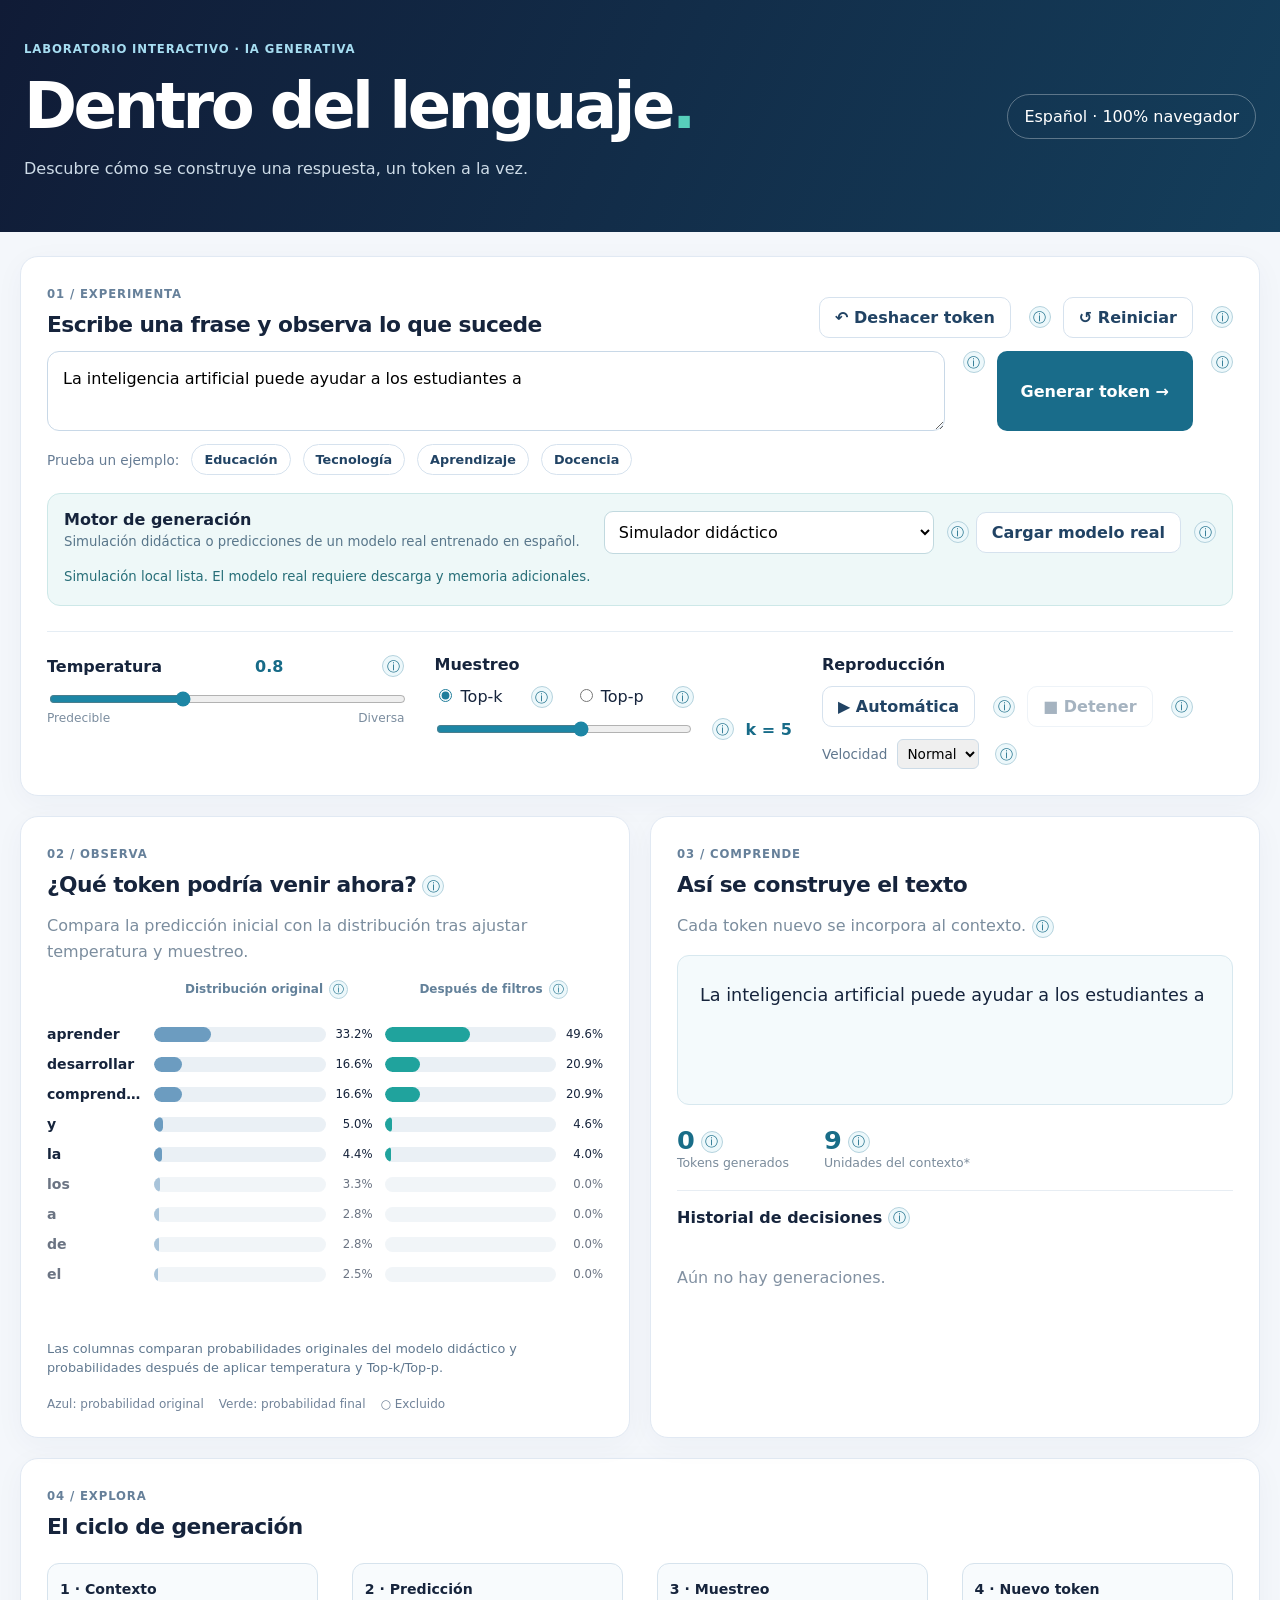
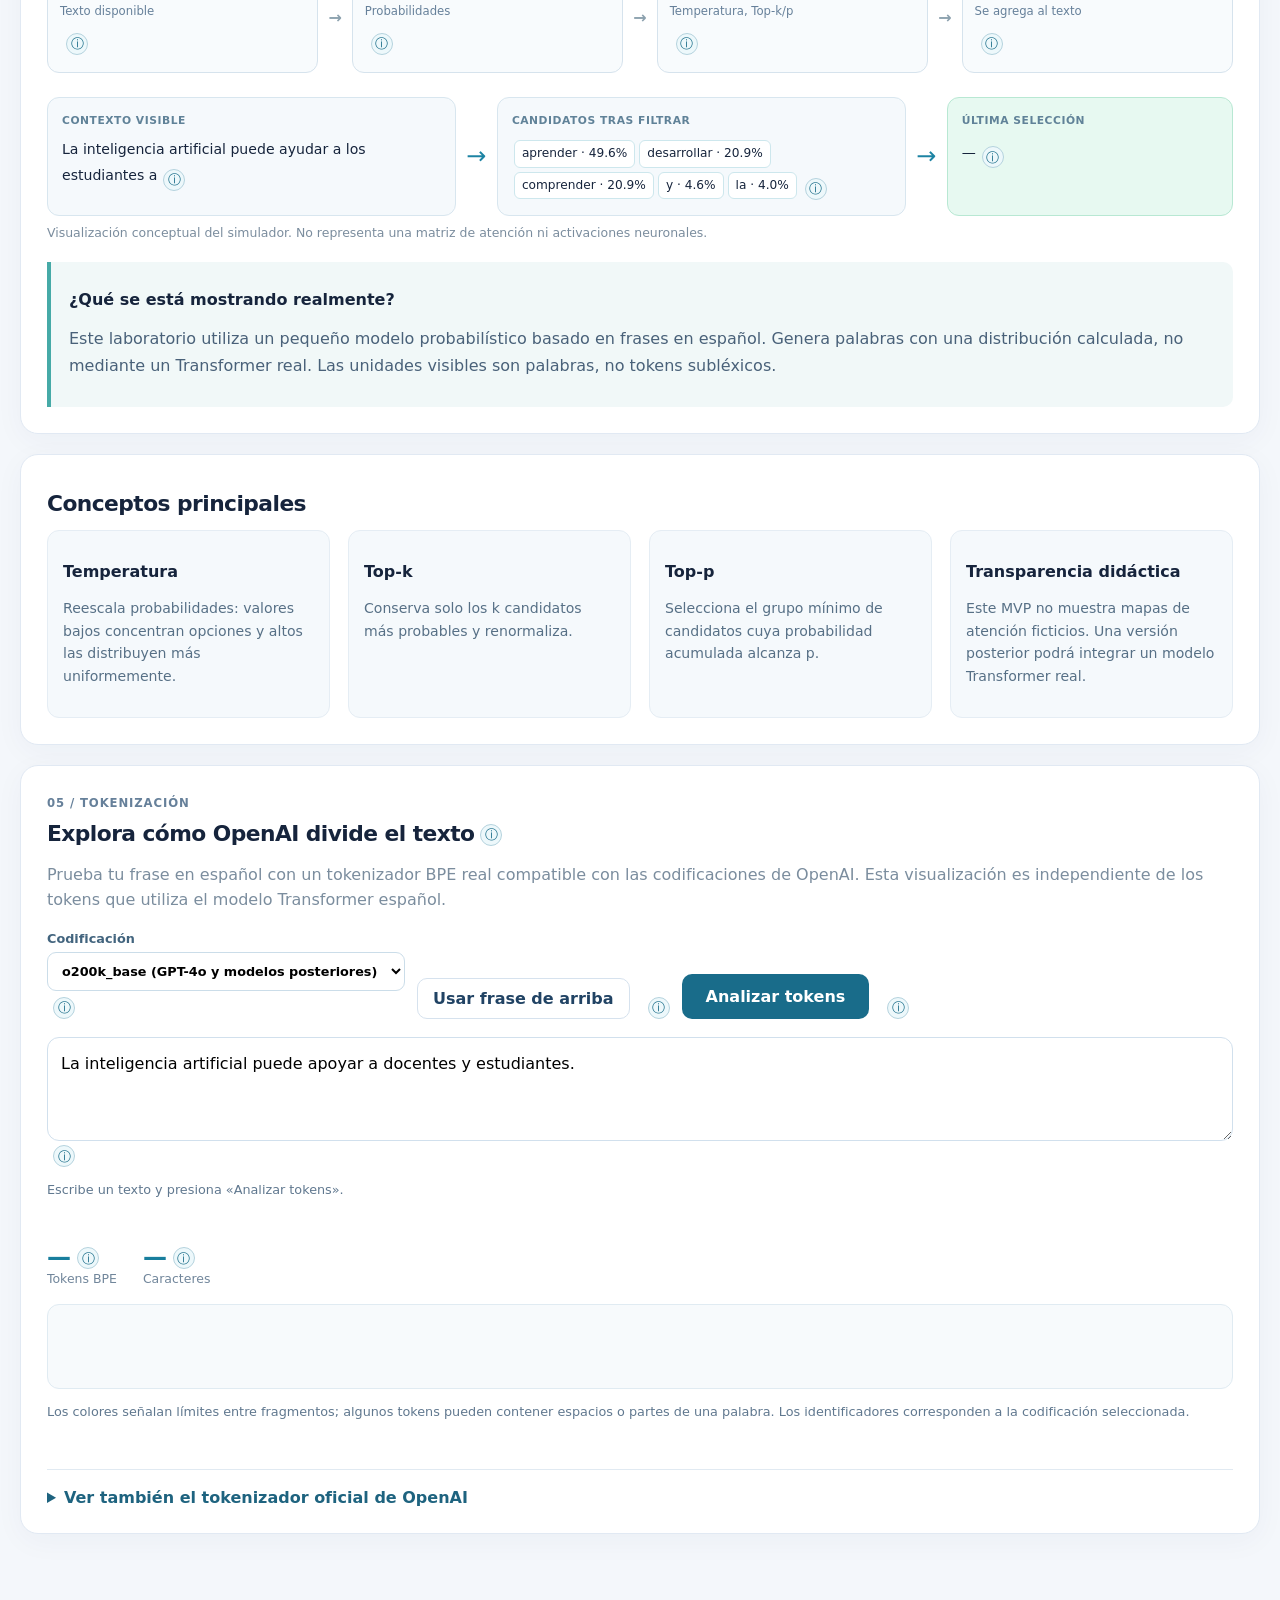
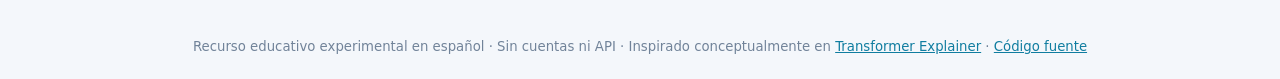
<file: index.html>
<!doctype html>
<html lang="es"><head><meta charset="utf-8"><meta name="viewport" content="width=device-width,initial-scale=1"><meta name="theme-color" content="#101e38"><title>Dentro del lenguaje · Laboratorio de generación</title><link rel="stylesheet" href="styles.css"></head>
<body><header><div><small>LABORATORIO INTERACTIVO · IA GENERATIVA</small><h1>Dentro del lenguaje<span>.</span></h1><p>Descubre cómo se construye una respuesta, un token a la vez.</p></div><aside>Español · 100% navegador</aside></header>
<main><section><div class="heading"><div><small>01 / EXPERIMENTA</small><h2>Escribe una frase y observa lo que sucede</h2></div><div class="actionrow"><button id="undo">↶ Deshacer token</button><button id="reset">↺ Reiniciar</button></div></div><div class="inputrow"><textarea id="prompt" rows="2" maxlength="230" aria-label="Texto de inicio">La inteligencia artificial puede ayudar a los estudiantes a</textarea><button id="next" class="primary">Generar token →</button></div><div class="samples"><span>Prueba un ejemplo:</span><button data-example="La inteligencia artificial puede ayudar a los estudiantes a">Educación</button><button data-example="En el futuro la tecnología permitirá">Tecnología</button><button data-example="Para aprender de manera efectiva es importante">Aprendizaje</button><button data-example="Los docentes pueden utilizar herramientas digitales para">Docencia</button></div>
<div class="realmode"><div><strong>Motor de generación</strong><p>Simulación didáctica o predicciones de un modelo real entrenado en español.</p></div><div class="realactions"><select id="engine" aria-label="Seleccionar motor"><option value="demo">Simulador didáctico</option><option value="real">Transformer español (experimental)</option></select><button id="loadReal" type="button">Cargar modelo real</button></div><p id="modelStatus" aria-live="polite">Simulación local lista. El modelo real requiere descarga y memoria adicionales.</p></div><div class="controls"><div class="control"><label for="temperature">Temperatura <output id="tempOut">0.8</output></label><input id="temperature" type="range" min="0.1" max="2" step="0.1" value="0.8"><div class="rangelegend"><span>Predecible</span><span>Diversa</span></div></div><div class="control"><div class="label">Muestreo</div><div class="segmented"><label><input type="radio" name="sampling" value="topk" checked> Top-k</label><label><input type="radio" name="sampling" value="topp"> Top-p</label></div><div class="subslider"><input id="sampleValue" type="range" min="1" max="8" step="1" value="5"><output id="sampleOut">k = 5</output></div></div><div class="control"><div class="label">Reproducción</div><div class="actionrow"><button id="auto">▶ Automática</button><button id="stop" disabled>■ Detener</button></div><label class="speed">Velocidad <select id="speed"><option value="1400">Lenta</option><option selected value="850">Normal</option><option value="350">Rápida</option></select></label></div></div></section>
<div class="analysis"><section><small>02 / OBSERVA</small><h2>¿Qué token podría venir ahora?</h2><p class="muted">Compara la predicción inicial con la distribución tras ajustar temperatura y muestreo.</p><div class="compareheader"><span>Distribución original</span><span>Después de filtros</span></div><div id="bars" class="bars" aria-live="polite"></div><p id="selectionInfo" class="micro">Presiona «Generar token» para iniciar.</p><div class="legend"><span>Azul: probabilidad original</span><span>Verde: probabilidad final</span><span>○ Excluido</span></div></section><section><small>03 / COMPRENDE</small><h2>Así se construye el texto</h2><p class="muted">Cada token nuevo se incorpora al contexto.</p><div id="output" class="generated" aria-live="polite"></div><div class="metricrow"><div><strong id="tokenCount">0</strong><span>Tokens generados</span></div><div><strong id="contextCount">0</strong><span>Unidades del contexto*</span></div></div><h3>Historial de decisiones</h3><div id="history" class="history">Aún no hay generaciones.</div></section></div>
<section><small>04 / EXPLORA</small><h2>El ciclo de generación</h2><div class="pipeline" aria-label="Etapas de la generación"><div class="stage" id="stage0"><strong>1 · Contexto</strong><small>Texto disponible</small></div><b>→</b><div class="stage" id="stage1"><strong>2 · Predicción</strong><small>Probabilidades</small></div><b>→</b><div class="stage" id="stage2"><strong>3 · Muestreo</strong><small>Temperatura, Top-k/p</small></div><b>→</b><div class="stage" id="stage3"><strong>4 · Nuevo token</strong><small>Se agrega al texto</small></div></div><div class="flowboard"><div class="flowbox"><span>CONTEXTO VISIBLE</span><div id="flowContext">Escribe una frase para comenzar.</div></div><div class="flowarrow">→</div><div class="flowbox"><span>CANDIDATOS TRAS FILTRAR</span><div id="flowCandidates">Sin datos</div></div><div class="flowarrow">→</div><div class="flowbox selectedflow"><span>ÚLTIMA SELECCIÓN</span><div id="flowChosen">—</div></div></div><p class="flowwarning">Visualización conceptual del simulador. No representa una matriz de atención ni activaciones neuronales.</p><div class="explain"><h3 id="explainTitle">¿Qué se está mostrando realmente?</h3><p id="explainBody">Este laboratorio usa un modelo probabilístico didáctico con frases en español. Las probabilidades son calculadas, pero no proceden de un Transformer real. Se emplean palabras como unidades didácticas, no tokens subléxicos.</p></div></section>
<section><h2>Conceptos principales</h2><div class="notegrid"><article><h3>Temperatura</h3><p>Reescala probabilidades: valores bajos concentran opciones y altos las distribuyen más uniformemente.</p></article><article><h3>Top-k</h3><p>Conserva solo los k candidatos más probables y renormaliza.</p></article><article><h3>Top-p</h3><p>Selecciona el grupo mínimo de candidatos cuya probabilidad acumulada alcanza p.</p></article><article><h3>Transparencia didáctica</h3><p>Este MVP no muestra mapas de atención ficticios. Una versión posterior podrá integrar un modelo Transformer real.</p></article></div></section><section id="tokenizerSection" class="tokenizersection"><small>05 / TOKENIZACIÓN</small><h2>Explora cómo OpenAI divide el texto</h2><p class="muted">Prueba tu frase en español con un tokenizador BPE real compatible con las codificaciones de OpenAI. Esta visualización es independiente de los tokens que utiliza el modelo Transformer español.</p><div class="tokencontrols"><label>Codificación <select id="openaiEncoding"><option value="o200k_base">o200k_base (GPT-4o y modelos posteriores)</option><option value="cl100k_base">cl100k_base (GPT-4 / GPT-3.5)</option></select></label><button id="copyToTokenizer">Usar frase de arriba</button><button id="analyzeTokens" class="primary" type="button">Analizar tokens</button></div><textarea id="tokenizerText" aria-label="Texto para analizar tokens" rows="3">La inteligencia artificial puede apoyar a docentes y estudiantes.</textarea><p id="tokenizerStatus" class="micro" aria-live="polite">Escribe un texto y presiona «Analizar tokens».</p><div class="tokenStats"><div><strong id="openaiTokenCount">—</strong><span>Tokens BPE</span></div><div><strong id="openaiCharCount">—</strong><span>Caracteres</span></div></div><div id="openaiTokenSegments" class="tokensegments" aria-live="polite"></div><p class="micro">Los colores señalan límites entre fragmentos; algunos tokens pueden contener espacios o partes de una palabra. Los identificadores corresponden a la codificación seleccionada.</p><details class="iframeDetails"><summary>Ver también el tokenizador oficial de OpenAI</summary><p>La página externa puede impedir su visualización dentro de un iframe por motivos de seguridad. Si no carga, utiliza el enlace oficial; el analizador integrado funciona de manera independiente.</p><div class="frameactions"><button id="loadIframe" type="button">Intentar cargar sitio oficial</button><a href="https://platform.openai.com/tokenizer" target="_blank" rel="noopener noreferrer">Abrir tokenizador oficial ↗</a></div><div id="officialFrameMount" class="frameMount"></div></details></section></main><footer>Recurso educativo experimental en español · Sin cuentas ni API · Inspirado conceptualmente en <a href="https://poloclub.github.io/transformer-explainer/" target="_blank" rel="noreferrer">Transformer Explainer</a> · <a href="https://github.com/juliopez/generacion-texto-ia-es">Código fuente</a></footer><script type="module" src="app.js"></script><script defer src="tooltips.js"></script></body></html>
</file>
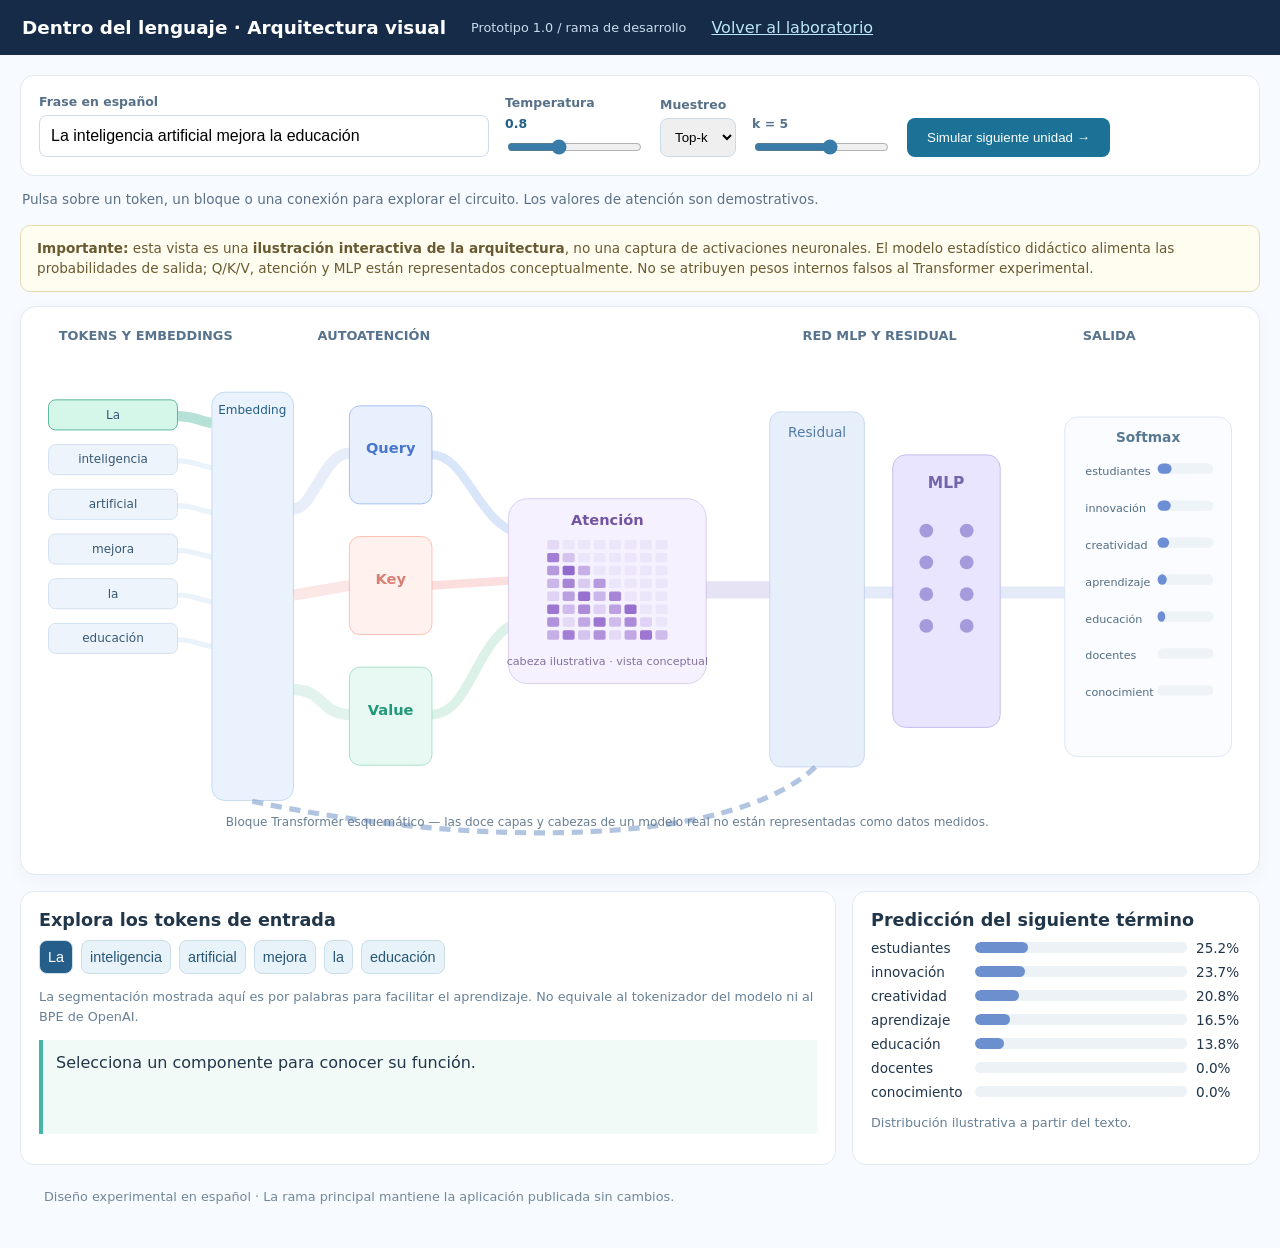
<file: preview/index.html>
<!doctype html>
<html lang="es"><head><meta charset="utf-8"><meta name="viewport" content="width=device-width,initial-scale=1"><title>Dentro del lenguaje · Arquitectura visual</title>
<style>
:root{font-family:Inter,system-ui,sans-serif;color:#22364a;background:#f7faff}*{box-sizing:border-box}body{margin:0}header{background:#152b47;color:white;padding:17px max(22px,calc((100vw - 1450px)/2));display:flex;align-items:center;gap:25px;flex-wrap:wrap}header strong{font-size:1.15rem}header a{color:#b9e5f6}header span{font-size:.8rem;color:#c9dbec}.wrap{max-width:1490px;margin:auto;padding:20px}.bar{background:white;border:1px solid #e1e8f2;border-radius:14px;display:flex;align-items:end;gap:16px;padding:18px;flex-wrap:wrap}.bar label{display:flex;flex-direction:column;gap:6px;color:#567189;font-size:.78rem;font-weight:700}.bar input[type=text]{padding:11px;border:1px solid #ccdceb;border-radius:8px;width:min(450px,80vw);font-size:1rem}.bar input[type=range]{accent-color:#397caa;width:135px}.bar output{color:#215f87;font-weight:700}.bar button{background:#1c7296;color:white;border:0;border-radius:8px;padding:12px 20px;cursor:pointer}.bar select{padding:10px;border:1px solid #cadbeb;border-radius:8px}.status{margin:13px 2px;color:#5c7187;font-size:.85rem}.canvas{background:white;border:1px solid #e0eaf4;border-radius:16px;overflow:auto;box-shadow:0 5px 20px #142b4509}.canvas svg{width:100%;min-width:1080px;height:auto;display:block}.side{display:grid;grid-template-columns:minmax(0,2fr) minmax(300px,1fr);gap:16px;margin-top:16px}.panel{background:white;border:1px solid #e0eaf4;border-radius:14px;padding:18px}h2{font-size:1.1rem;margin:0 0 10px}p{line-height:1.6;color:#58718a}.chips{display:flex;flex-wrap:wrap;gap:8px}.chip{background:#e7f2f9;border:1px solid #cbdfe9;color:#285776;border-radius:8px;padding:8px;cursor:pointer;font-size:.9rem}.chip.selected{background:#255f89;color:white}.panel .detail{min-height:94px;padding:13px;border-left:4px solid #45b6a5;background:#f2faf8;margin-top:12px}.probs{display:grid;gap:8px}.prow{display:grid;grid-template-columns:95px 1fr 45px;gap:9px;align-items:center;font-size:.85rem}.track{height:11px;background:#edf2f7;border-radius:100px;overflow:hidden}.fill{height:100%;background:#6c8fce;border-radius:100px}.disclaimer{padding:12px 16px;border:1px solid #e5dcb4;background:#fffcf0;color:#695a31;border-radius:10px;margin:14px 0;font-size:.85rem;line-height:1.5}footer{padding:24px;color:#72879a;font-size:.8rem}svg text{font-family:inherit}svg .selectable{cursor:pointer}svg .selectable:focus{outline:none;stroke:#dd9a24;stroke-width:3}.hint{font-size:.8rem;color:#688095}@media(max-width:900px){.side{grid-template-columns:1fr}.wrap{padding:12px}}</style></head>
<body><header><strong>Dentro del lenguaje · Arquitectura visual</strong><span>Prototipo 1.0 / rama de desarrollo</span><a href="../">Volver al laboratorio</a></header>
<div class="wrap"><div class="bar"><label>Frase en español<input id="prompt" type="text" value="La inteligencia artificial mejora la educación"></label><label>Temperatura <output id="tv">0.8</output><input id="temp" type="range" min=".1" max="2" step=".1" value=".8"></label><label>Muestreo<select id="mode"><option value="topk">Top-k</option><option value="topp">Top-p</option></select></label><label id="filterLabel">k = 5<input id="filter" type="range" min="1" max="8" step="1" value="5"></label><button id="generate">Simular siguiente unidad →</button></div>
<p class="status" id="status">Pulsa sobre un token, un bloque o una conexión para explorar el circuito. Los valores de atención son demostrativos.</p>
<div class="disclaimer"><strong>Importante:</strong> esta vista es una <strong>ilustración interactiva de la arquitectura</strong>, no una captura de activaciones neuronales. El modelo estadístico didáctico alimenta las probabilidades de salida; Q/K/V, atención y MLP están representados conceptualmente. No se atribuyen pesos internos falsos al Transformer experimental.</div>
<div class="canvas"><svg id="diagram" role="img" aria-label="Diagrama interactivo de tokens, embeddings, Q K V, atención, residuales, MLP y probabilidades" viewBox="0 0 1440 660"><defs><linearGradient id="flowg"><stop stop-color="#7baadb" stop-opacity=".5"/><stop offset="1" stop-color="#9bc7ee" stop-opacity=".2"/></linearGradient><marker id="arrow" orient="auto" markerWidth="7" markerHeight="7" refX="5" refY="3.5"><path d="M0 0 L7 3.5 L0 7" fill="#8bb3d5"/></marker></defs>
<text x="44" y="38" fill="#57738e" font-size="15" font-weight="700">TOKENS Y EMBEDDINGS</text><text x="345" y="38" fill="#57738e" font-size="15" font-weight="700">AUTOATENCIÓN</text><text x="909" y="38" fill="#57738e" font-size="15" font-weight="700">RED MLP Y RESIDUAL</text><text x="1235" y="38" fill="#57738e" font-size="15" font-weight="700">SALIDA</text>
<g id="tokenNodes"></g><g id="connections"></g>
<rect class="selectable" role="button" tabindex="0" data-node="embedding" x="222" y="99" width="95" height="475" rx="15" fill="#e9f2fd" stroke="#bfd5ee"/><text x="269" y="125" text-anchor="middle" fill="#245d86" font-size="14">Embedding</text>
<g id="qkv">
<rect class="selectable" role="button" tabindex="0" data-node="query" x="382" y="115" width="96" height="114" rx="12" fill="#e8effd" stroke="#9ab9f3"/><text x="430" y="170" text-anchor="middle" fill="#4776cc" font-size="17" font-weight="700">Query</text>
<rect class="selectable" role="button" tabindex="0" data-node="key" x="382" y="267" width="96" height="114" rx="12" fill="#fff1ed" stroke="#ffb8ab"/><text x="430" y="322" text-anchor="middle" fill="#d77f73" font-size="17" font-weight="700">Key</text>
<rect class="selectable" role="button" tabindex="0" data-node="value" x="382" y="419" width="96" height="114" rx="12" fill="#e8f8f2" stroke="#9fdec3"/><text x="430" y="474" text-anchor="middle" fill="#209879" font-size="17" font-weight="700">Value</text></g>
<g id="qkvLines"><path d="M317 235 C340 235 352 170 382 170" stroke="#91b3e9" fill="none" stroke-width="13" stroke-opacity=".22"/><path d="M317 335 L382 324" stroke="#f1a6a0" fill="none" stroke-width="13" stroke-opacity=".27"/><path d="M317 445 C352 445 349 474 382 474" stroke="#91d2b7" fill="none" stroke-width="13" stroke-opacity=".27"/></g>
<path d="M478 172 C515 172 530 242 570 260" fill="none" stroke="#83a8e9" stroke-width="10" stroke-opacity=".3"/><path d="M478 324 L570 318" fill="none" stroke="#f3a2a0" stroke-width="10" stroke-opacity=".35"/><path d="M478 474 C520 474 528 395 570 370" fill="none" stroke="#8dd1b2" stroke-width="11" stroke-opacity=".3"/>
<rect class="selectable" role="button" tabindex="0" data-node="attention" x="567" y="223" width="230" height="215" rx="22" fill="#f5f1ff" stroke="#d4c9ef"/><text x="682" y="254" text-anchor="middle" fill="#7254a0" font-size="17" font-weight="700">Atención</text><g id="heatmap"></g><text x="682" y="417" text-anchor="middle" font-size="13" fill="#83719d">cabeza ilustrativa · vista conceptual</text>
<path d="M797 329 C837 329 840 329 878 329" stroke="#9c8ed4" stroke-width="20" stroke-opacity=".25" fill="none"/>
<rect class="selectable" role="button" tabindex="0" data-node="residual" x="871" y="122" width="110" height="413" rx="13" fill="#e7effb" stroke="#c4d6ee"/><text x="926" y="151" text-anchor="middle" fill="#557ba4">Residual</text><path d="M269 575 C530 630 825 628 924 535" fill="none" stroke="#90add4" stroke-width="6" stroke-dasharray="13 9" stroke-opacity=".7"/>
<rect class="selectable" role="button" tabindex="0" data-node="mlp" x="1014" y="172" width="125" height="317" rx="15" fill="#e9e5ff" stroke="#c2b5ed"/><text x="1076" y="210" text-anchor="middle" fill="#7566ab" font-size="18" font-weight="700">MLP</text><g fill="#a49adc"><circle cx="1053" cy="260" r="8"/><circle cx="1100" cy="260" r="8"/><circle cx="1053" cy="297" r="8"/><circle cx="1100" cy="297" r="8"/><circle cx="1053" cy="334" r="8"/><circle cx="1100" cy="334" r="8"/><circle cx="1053" cy="371" r="8"/><circle cx="1100" cy="371" r="8"/></g><path d="M981 332 L1014 332 M1139 332 L1221 332" stroke="#a8b9e9" stroke-width="14" stroke-opacity=".3"/>
<rect class="selectable" role="button" tabindex="0" data-node="softmax" x="1214" y="128" width="194" height="395" rx="15" fill="#fafcff" stroke="#d9e5f1"/><text x="1311" y="157" text-anchor="middle" font-size="16" fill="#597891" font-weight="700">Softmax</text><g id="svgProb"></g>
<text x="682" y="604" text-anchor="middle" fill="#687e92" font-size="14">Bloque Transformer esquemático — las doce capas y cabezas de un modelo real no están representadas como datos medidos.</text>
</svg></div>
<div class="side"><section class="panel"><h2>Explora los tokens de entrada</h2><div id="chips" class="chips"></div><p class="hint">La segmentación mostrada aquí es por palabras para facilitar el aprendizaje. No equivale al tokenizador del modelo ni al BPE de OpenAI.</p><div id="detail" class="detail" aria-live="polite">Selecciona un componente para conocer su función.</div></section>
<section class="panel"><h2>Predicción del siguiente término</h2><div class="probs" id="probs"></div><p class="hint" id="selection">Distribución ilustrativa a partir del texto.</p></section></div>
<footer>Diseño experimental en español · La rama principal mantiene la aplicación publicada sin cambios.</footer></div><script type="module" src="visual.js"></script></body></html>
</file>
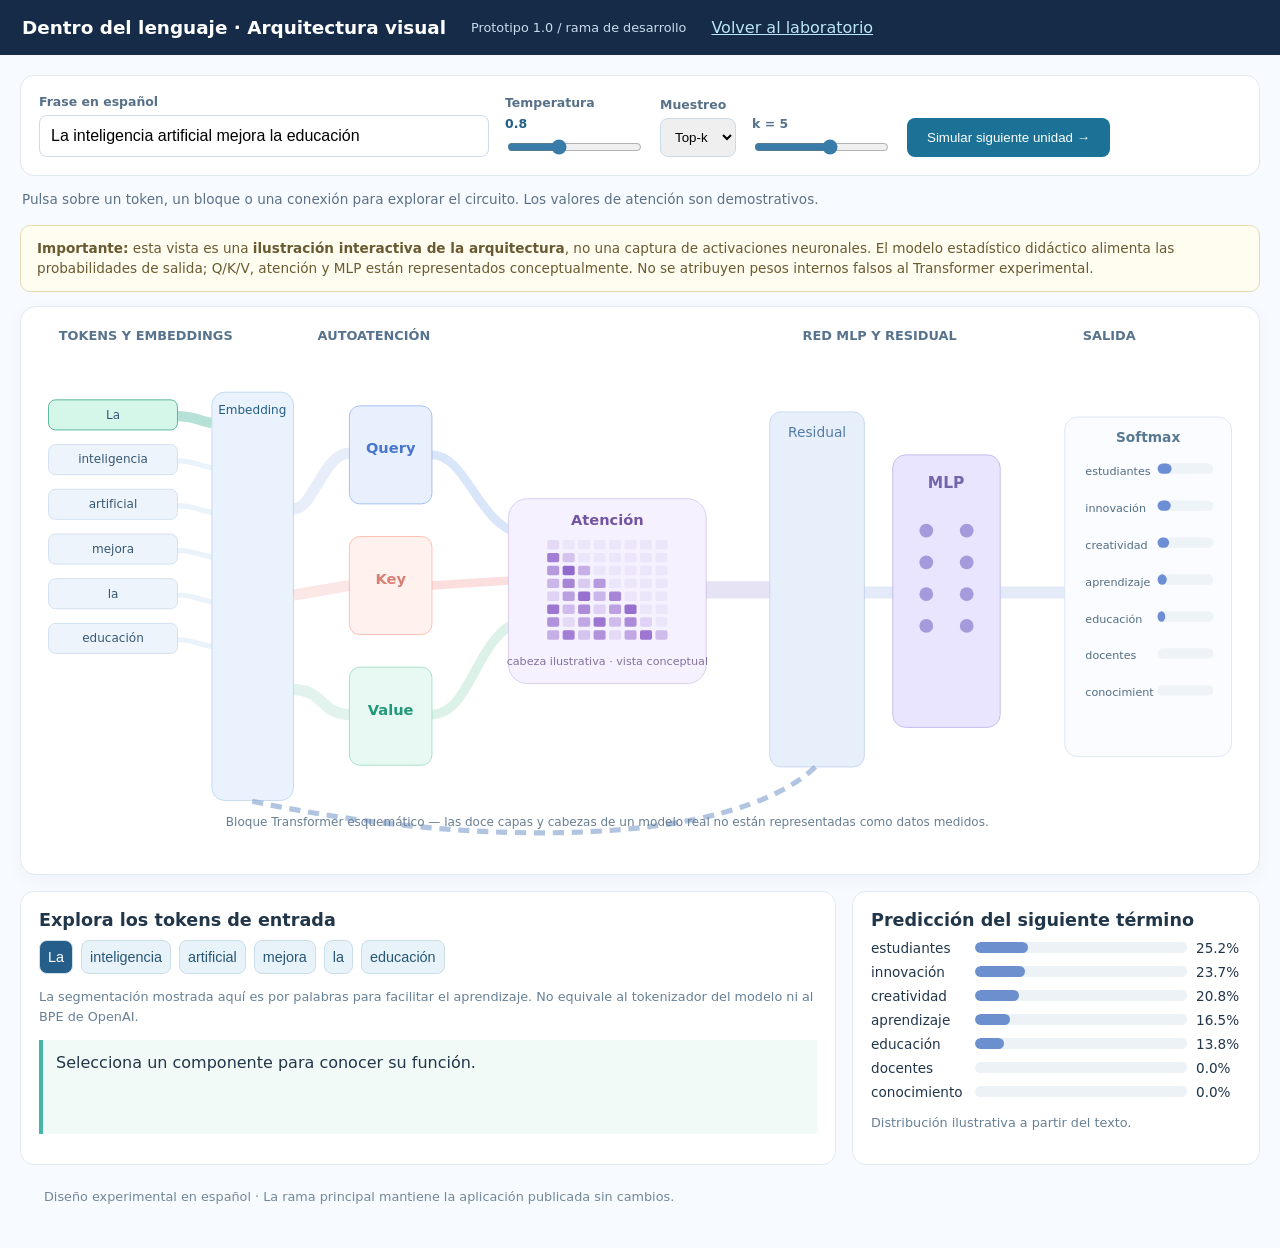
<file: visual.html>
<!doctype html>
<html lang="es"><head><meta charset="utf-8"><meta name="viewport" content="width=device-width,initial-scale=1"><title>Dentro del lenguaje · Arquitectura visual</title>
<style>
:root{font-family:Inter,system-ui,sans-serif;color:#22364a;background:#f7faff}*{box-sizing:border-box}body{margin:0}header{background:#152b47;color:white;padding:17px max(22px,calc((100vw - 1450px)/2));display:flex;align-items:center;gap:25px;flex-wrap:wrap}header strong{font-size:1.15rem}header a{color:#b9e5f6}header span{font-size:.8rem;color:#c9dbec}.wrap{max-width:1490px;margin:auto;padding:20px}.bar{background:white;border:1px solid #e1e8f2;border-radius:14px;display:flex;align-items:end;gap:16px;padding:18px;flex-wrap:wrap}.bar label{display:flex;flex-direction:column;gap:6px;color:#567189;font-size:.78rem;font-weight:700}.bar input[type=text]{padding:11px;border:1px solid #ccdceb;border-radius:8px;width:min(450px,80vw);font-size:1rem}.bar input[type=range]{accent-color:#397caa;width:135px}.bar output{color:#215f87;font-weight:700}.bar button{background:#1c7296;color:white;border:0;border-radius:8px;padding:12px 20px;cursor:pointer}.bar select{padding:10px;border:1px solid #cadbeb;border-radius:8px}.status{margin:13px 2px;color:#5c7187;font-size:.85rem}.canvas{background:white;border:1px solid #e0eaf4;border-radius:16px;overflow:auto;box-shadow:0 5px 20px #142b4509}.canvas svg{width:100%;min-width:1080px;height:auto;display:block}.side{display:grid;grid-template-columns:minmax(0,2fr) minmax(300px,1fr);gap:16px;margin-top:16px}.panel{background:white;border:1px solid #e0eaf4;border-radius:14px;padding:18px}h2{font-size:1.1rem;margin:0 0 10px}p{line-height:1.6;color:#58718a}.chips{display:flex;flex-wrap:wrap;gap:8px}.chip{background:#e7f2f9;border:1px solid #cbdfe9;color:#285776;border-radius:8px;padding:8px;cursor:pointer;font-size:.9rem}.chip.selected{background:#255f89;color:white}.panel .detail{min-height:94px;padding:13px;border-left:4px solid #45b6a5;background:#f2faf8;margin-top:12px}.probs{display:grid;gap:8px}.prow{display:grid;grid-template-columns:95px 1fr 45px;gap:9px;align-items:center;font-size:.85rem}.track{height:11px;background:#edf2f7;border-radius:100px;overflow:hidden}.fill{height:100%;background:#6c8fce;border-radius:100px}.disclaimer{padding:12px 16px;border:1px solid #e5dcb4;background:#fffcf0;color:#695a31;border-radius:10px;margin:14px 0;font-size:.85rem;line-height:1.5}footer{padding:24px;color:#72879a;font-size:.8rem}svg text{font-family:inherit}svg .selectable{cursor:pointer}svg .selectable:focus{outline:none;stroke:#dd9a24;stroke-width:3}.hint{font-size:.8rem;color:#688095}@media(max-width:900px){.side{grid-template-columns:1fr}.wrap{padding:12px}}</style></head>
<body><header><strong>Dentro del lenguaje · Arquitectura visual</strong><span>Prototipo 1.0 / rama de desarrollo</span><a href="index.html">Volver al laboratorio</a></header>
<div class="wrap"><div class="bar"><label>Frase en español<input id="prompt" type="text" value="La inteligencia artificial mejora la educación"></label><label>Temperatura <output id="tv">0.8</output><input id="temp" type="range" min=".1" max="2" step=".1" value=".8"></label><label>Muestreo<select id="mode"><option value="topk">Top-k</option><option value="topp">Top-p</option></select></label><label id="filterLabel">k = 5<input id="filter" type="range" min="1" max="8" step="1" value="5"></label><button id="generate">Simular siguiente unidad →</button></div>
<p class="status" id="status">Pulsa sobre un token, un bloque o una conexión para explorar el circuito. Los valores de atención son demostrativos.</p>
<div class="disclaimer"><strong>Importante:</strong> esta vista es una <strong>ilustración interactiva de la arquitectura</strong>, no una captura de activaciones neuronales. El modelo estadístico didáctico alimenta las probabilidades de salida; Q/K/V, atención y MLP están representados conceptualmente. No se atribuyen pesos internos falsos al Transformer experimental.</div>
<div class="canvas"><svg id="diagram" role="img" aria-label="Diagrama interactivo de tokens, embeddings, Q K V, atención, residuales, MLP y probabilidades" viewBox="0 0 1440 660"><defs><linearGradient id="flowg"><stop stop-color="#7baadb" stop-opacity=".5"/><stop offset="1" stop-color="#9bc7ee" stop-opacity=".2"/></linearGradient><marker id="arrow" orient="auto" markerWidth="7" markerHeight="7" refX="5" refY="3.5"><path d="M0 0 L7 3.5 L0 7" fill="#8bb3d5"/></marker></defs>
<text x="44" y="38" fill="#57738e" font-size="15" font-weight="700">TOKENS Y EMBEDDINGS</text><text x="345" y="38" fill="#57738e" font-size="15" font-weight="700">AUTOATENCIÓN</text><text x="909" y="38" fill="#57738e" font-size="15" font-weight="700">RED MLP Y RESIDUAL</text><text x="1235" y="38" fill="#57738e" font-size="15" font-weight="700">SALIDA</text>
<g id="tokenNodes"></g><g id="connections"></g>
<rect class="selectable" role="button" tabindex="0" data-node="embedding" x="222" y="99" width="95" height="475" rx="15" fill="#e9f2fd" stroke="#bfd5ee"/><text x="269" y="125" text-anchor="middle" fill="#245d86" font-size="14">Embedding</text>
<g id="qkv">
<rect class="selectable" role="button" tabindex="0" data-node="query" x="382" y="115" width="96" height="114" rx="12" fill="#e8effd" stroke="#9ab9f3"/><text x="430" y="170" text-anchor="middle" fill="#4776cc" font-size="17" font-weight="700">Query</text>
<rect class="selectable" role="button" tabindex="0" data-node="key" x="382" y="267" width="96" height="114" rx="12" fill="#fff1ed" stroke="#ffb8ab"/><text x="430" y="322" text-anchor="middle" fill="#d77f73" font-size="17" font-weight="700">Key</text>
<rect class="selectable" role="button" tabindex="0" data-node="value" x="382" y="419" width="96" height="114" rx="12" fill="#e8f8f2" stroke="#9fdec3"/><text x="430" y="474" text-anchor="middle" fill="#209879" font-size="17" font-weight="700">Value</text></g>
<g id="qkvLines"><path d="M317 235 C340 235 352 170 382 170" stroke="#91b3e9" fill="none" stroke-width="13" stroke-opacity=".22"/><path d="M317 335 L382 324" stroke="#f1a6a0" fill="none" stroke-width="13" stroke-opacity=".27"/><path d="M317 445 C352 445 349 474 382 474" stroke="#91d2b7" fill="none" stroke-width="13" stroke-opacity=".27"/></g>
<path d="M478 172 C515 172 530 242 570 260" fill="none" stroke="#83a8e9" stroke-width="10" stroke-opacity=".3"/><path d="M478 324 L570 318" fill="none" stroke="#f3a2a0" stroke-width="10" stroke-opacity=".35"/><path d="M478 474 C520 474 528 395 570 370" fill="none" stroke="#8dd1b2" stroke-width="11" stroke-opacity=".3"/>
<rect class="selectable" role="button" tabindex="0" data-node="attention" x="567" y="223" width="230" height="215" rx="22" fill="#f5f1ff" stroke="#d4c9ef"/><text x="682" y="254" text-anchor="middle" fill="#7254a0" font-size="17" font-weight="700">Atención</text><g id="heatmap"></g><text x="682" y="417" text-anchor="middle" font-size="13" fill="#83719d">cabeza ilustrativa · vista conceptual</text>
<path d="M797 329 C837 329 840 329 878 329" stroke="#9c8ed4" stroke-width="20" stroke-opacity=".25" fill="none"/>
<rect class="selectable" role="button" tabindex="0" data-node="residual" x="871" y="122" width="110" height="413" rx="13" fill="#e7effb" stroke="#c4d6ee"/><text x="926" y="151" text-anchor="middle" fill="#557ba4">Residual</text><path d="M269 575 C530 630 825 628 924 535" fill="none" stroke="#90add4" stroke-width="6" stroke-dasharray="13 9" stroke-opacity=".7"/>
<rect class="selectable" role="button" tabindex="0" data-node="mlp" x="1014" y="172" width="125" height="317" rx="15" fill="#e9e5ff" stroke="#c2b5ed"/><text x="1076" y="210" text-anchor="middle" fill="#7566ab" font-size="18" font-weight="700">MLP</text><g fill="#a49adc"><circle cx="1053" cy="260" r="8"/><circle cx="1100" cy="260" r="8"/><circle cx="1053" cy="297" r="8"/><circle cx="1100" cy="297" r="8"/><circle cx="1053" cy="334" r="8"/><circle cx="1100" cy="334" r="8"/><circle cx="1053" cy="371" r="8"/><circle cx="1100" cy="371" r="8"/></g><path d="M981 332 L1014 332 M1139 332 L1221 332" stroke="#a8b9e9" stroke-width="14" stroke-opacity=".3"/>
<rect class="selectable" role="button" tabindex="0" data-node="softmax" x="1214" y="128" width="194" height="395" rx="15" fill="#fafcff" stroke="#d9e5f1"/><text x="1311" y="157" text-anchor="middle" font-size="16" fill="#597891" font-weight="700">Softmax</text><g id="svgProb"></g>
<text x="682" y="604" text-anchor="middle" fill="#687e92" font-size="14">Bloque Transformer esquemático — las doce capas y cabezas de un modelo real no están representadas como datos medidos.</text>
</svg></div>
<div class="side"><section class="panel"><h2>Explora los tokens de entrada</h2><div id="chips" class="chips"></div><p class="hint">La segmentación mostrada aquí es por palabras para facilitar el aprendizaje. No equivale al tokenizador del modelo ni al BPE de OpenAI.</p><div id="detail" class="detail" aria-live="polite">Selecciona un componente para conocer su función.</div></section>
<section class="panel"><h2>Predicción del siguiente término</h2><div class="probs" id="probs"></div><p class="hint" id="selection">Distribución ilustrativa a partir del texto.</p></section></div>
<footer>Diseño experimental en español · La rama principal mantiene la aplicación publicada sin cambios.</footer></div><script type="module" src="visual.js"></script></body></html>
</file>
<file: styles.css>
:root{font-family:Inter,system-ui,-apple-system,"Segoe UI",sans-serif;color:#16243c;background:#f4f7fb;font-synthesis:none}*{box-sizing:border-box}body{margin:0}header{background:linear-gradient(115deg,#101b36,#143e5b);color:white;padding:38px max(24px,calc((100vw - 1240px)/2));display:flex;justify-content:space-between;gap:20px;align-items:center}header h1{font-size:clamp(2.4rem,5vw,4.2rem);letter-spacing:-.055em;margin:12px 0 4px}header h1 span{color:#57cfbb}header p{color:#cedce8}header aside{border:1px solid #ffffff50;border-radius:40px;padding:12px 16px;white-space:nowrap}small{color:#66809a;font-weight:750;letter-spacing:.075em;font-size:.73rem}header small{color:#a6ddf1}main{max-width:1280px;margin:24px auto;padding:0 20px 36px}section{background:white;border:1px solid #e1e9f3;border-radius:18px;padding:26px;margin-bottom:20px;box-shadow:0 7px 30px #213b5a0a}h2{font-size:1.36rem;letter-spacing:-.025em;margin:10px 0 14px}h3{font-size:1rem}button,select,textarea{font:inherit}button{border:1px solid #d6e2ee;background:white;padding:10px 15px;border-radius:10px;cursor:pointer;color:#214364;font-weight:600}button:hover:not(:disabled){background:#eff8fa;border-color:#85bfc8}button:disabled{opacity:.4;cursor:not-allowed}.primary{background:#196c8a;color:white;border:0;padding:13px 24px}.primary:hover:not(:disabled){background:#10536e}.heading,.inputrow,.samples,.actionrow,.metricrow,.rangelegend,.subslider{display:flex;align-items:center;gap:12px}.heading{justify-content:space-between}.inputrow{align-items:stretch}.inputrow textarea{flex:1;min-width:0;resize:vertical;border:1px solid #c8d8e7;padding:15px;border-radius:12px;line-height:1.5}.samples{margin-top:13px;flex-wrap:wrap;color:#667c94;font-size:.85rem}.samples button{font-size:.8rem;padding:7px 12px;border-radius:50px}.controls{margin-top:25px;padding-top:23px;border-top:1px solid #e5edf4;display:grid;grid-template-columns:1fr 1fr 1.15fr;gap:30px}.control>label:first-child,.label{font-weight:700;display:flex;justify-content:space-between;align-items:center;margin-bottom:12px}.control input[type=range]{width:100%;accent-color:#1d86a5}output{font-weight:800;color:#176b88}.rangelegend{justify-content:space-between;color:#7b8d9f;font-size:.76rem}.segmented{display:flex;gap:22px;margin:10px 0}.segmented input{accent-color:#207d9b}.subslider output{white-space:nowrap}.speed{display:flex;align-items:center;gap:10px;margin-top:12px;color:#60778e;font-size:.85rem}.speed select{padding:5px;border:1px solid #ccdbe7;border-radius:6px}.analysis{display:grid;grid-template-columns:1fr 1fr;gap:20px}.analysis section{min-width:0}.muted{color:#7b8d9e;line-height:1.6}.bars{margin:20px 0;min-height:300px}.barrow{display:grid;grid-template-columns:110px 1fr 55px;gap:12px;align-items:center;padding:7px 0}.tokenlabel{white-space:nowrap;overflow:hidden;text-overflow:ellipsis;font-weight:600;font-size:.88rem}.track{background:#eaf0f5;border-radius:100px;height:15px;overflow:hidden}.fill{height:100%;border-radius:100px;background:linear-gradient(90deg,#60c9d2,#187caa);transition:width .22s ease}.chosen .fill{background:linear-gradient(90deg,#25b89a,#0f9d77)}.chosen .tokenlabel{color:#087e5f}.excluded{opacity:.37}.prob{text-align:right;font-variant-numeric:tabular-nums;font-size:.83rem}.micro{color:#60788f;font-size:.8rem;line-height:1.5;min-height:45px}.legend{display:flex;gap:15px;flex-wrap:wrap;color:#718399;font-size:.75rem}.generated{border:1px solid #d7e8ef;background:#f4fafc;border-radius:12px;min-height:150px;padding:22px;line-height:2;font-size:1.1rem;word-break:break-word}.generated .fresh{background:#c4f3dc;color:#095e47;padding:3px 6px;border-radius:5px;animation:appear .4s ease}@keyframes appear{from{background:#1ba77a;color:white}to{background:#c4f3dc;color:#095e47}}.metricrow{border-bottom:1px solid #e7edf3;padding:20px 0;gap:35px}.metricrow div{display:flex;flex-direction:column}.metricrow strong{font-size:1.6rem;color:#196d88}.metricrow span{color:#7a8b9b;font-size:.78rem}.history{display:flex;align-items:center;flex-wrap:wrap;gap:7px;min-height:65px;color:#8291a2}.chip{font-size:.79rem;background:#ebf3f8;color:#1d5271;border-radius:7px;padding:7px 10px}.pipeline{display:flex;align-items:center;justify-content:space-between;gap:10px;margin:24px 0}.stage{border:1px solid #d6e3ed;background:#f8fbfd;border-radius:12px;flex:1;padding:17px 12px;display:flex;flex-direction:column;gap:7px;min-width:0}.stage.active{border-color:#1b978f;background:#e3f8ef}.stage strong{font-size:.88rem}.stage small{font-weight:500;letter-spacing:0}.pipeline>b{color:#8ca1ae}.explain{border-left:4px solid #46aaa7;background:#f1f8f8;padding:12px 18px;border-radius:0 10px 10px 0}.explain p{color:#496179;line-height:1.7}.notegrid{display:grid;grid-template-columns:repeat(4,1fr);gap:18px}.notegrid article{background:#f5f9fc;border:1px solid #e5edf4;border-radius:12px;padding:15px}.notegrid p{color:#577086;line-height:1.6;font-size:.88rem}footer{text-align:center;padding:25px;color:#718399;font-size:.83rem}a{color:#107da0}@media(max-width:950px){.controls{grid-template-columns:1fr 1fr}.analysis{grid-template-columns:1fr}.notegrid{grid-template-columns:repeat(2,1fr)}}@media(max-width:650px){header{padding:28px 20px;display:block}header aside{display:inline-block;margin-top:10px}.heading{align-items:flex-start}.inputrow{flex-direction:column}.controls{grid-template-columns:1fr}.pipeline{flex-direction:column;align-items:stretch}.pipeline>b{transform:rotate(90deg);text-align:center}.notegrid{grid-template-columns:1fr}.barrow{grid-template-columns:90px 1fr 48px}section{padding:19px}}
/* v0.2: comparación entre distribución de base y distribución muestreada */
.compareheader{display:grid;grid-template-columns:1fr 1fr;gap:8px;margin:13px 0 5px 110px;color:#63819a;font-size:.75rem;font-weight:700;text-align:center}.barrow.comparison{grid-template-columns:95px 1fr;gap:12px}.barpair{display:grid;grid-template-columns:1fr 1fr;gap:12px}.barunit{display:flex;align-items:center;gap:6px;min-width:0}.barunit .track{flex:1;min-width:0}.barunit .prob{width:41px;flex-shrink:0;font-size:.73rem}.fill.raw{background:#6c9cc0}.fill.post{background:#20a39d}.chosen .fill.post{background:#0a875d}.excluded{opacity:.63}.excluded .fill.raw{opacity:.9}@media(max-width:650px){.compareheader{margin-left:80px;font-size:.65rem}.barrow.comparison{grid-template-columns:72px 1fr}.barpair{gap:5px}.barunit{gap:2px;flex-direction:column}.barunit .track{width:100%}.barunit .prob{font-size:.65rem;width:auto}}

.flowboard{display:grid;grid-template-columns:minmax(0,1fr) 25px minmax(0,1fr) 25px minmax(0,.7fr);align-items:stretch;gap:8px}.flowbox{min-width:0;border:1px solid #d8e6ef;border-radius:12px;background:#f5f9fc;padding:14px;line-height:1.6}.flowbox>span{font-size:.67rem;color:#608298;letter-spacing:.05em;font-weight:800;display:block;margin-bottom:9px}.flowbox>div{font-size:.88rem;overflow-wrap:anywhere}.flowarrow{display:flex;align-items:center;justify-content:center;color:#1c83a3;font-size:1.5rem}.selectedflow{background:#e7f9f1;border-color:#b8e8d3}.flowchip{display:inline-block;background:white;border:1px solid #cde7ed;border-radius:6px;padding:3px 7px;margin:2px;font-size:.76rem}.flowwarning{color:#7b8d9e;font-size:.78rem;margin:9px 0 22px}@media(max-width:650px){.flowboard{grid-template-columns:1fr}.flowarrow{transform:rotate(90deg);min-height:22px}.flowbox{padding:12px}}

.realmode{background:#eef8f8;border:1px solid #cde8e8;border-radius:13px;padding:16px;margin-top:18px;display:grid;grid-template-columns:1fr auto;gap:10px}.realmode p{margin:5px 0;font-size:.83rem;color:#58768a}.realactions{display:flex;align-items:center;gap:7px}.realactions select{border:1px solid #c1d9df;padding:10px;border-radius:9px;background:white}.realmode #modelStatus{grid-column:1/-1;color:#276e78}@media(max-width:650px){.realmode{display:block}.realactions{flex-wrap:wrap;margin:12px 0}.realactions select{max-width:100%}}

.tokenizersection .tokencontrols{display:flex;flex-wrap:wrap;gap:12px;align-items:end;margin:18px 0}.tokencontrols label{display:flex;flex-direction:column;gap:6px;font-size:.8rem;font-weight:650;color:#42647e}.tokencontrols select{padding:10px;border:1px solid #cbdde9;border-radius:9px;background:white;max-width:100%}.tokenizersection textarea{width:100%;border:1px solid #d1e0ed;border-radius:12px;padding:13px;line-height:1.6;resize:vertical}.tokenStats{display:flex;gap:26px;margin:18px 0}.tokenStats>div{display:flex;flex-direction:column}.tokenStats strong{color:#187e9d;font-size:1.5rem}.tokenStats span{font-size:.78rem;color:#71869b}.tokensegments{display:flex;flex-wrap:wrap;align-items:center;align-content:start;gap:3px;min-height:85px;border-radius:12px;padding:17px;background:#f7fafc;border:1px solid #e0ebf2;white-space:pre-wrap;overflow-wrap:anywhere}.bpetoken{border-radius:5px;padding:5px 7px;font-family:ui-monospace,monospace;font-size:.95rem;cursor:help}.shade0{background:#d1f3ec}.shade1{background:#d7eafc}.shade2{background:#fce8c5}.shade3{background:#f4dcf6}.shade4{background:#e6edbc}.shade5{background:#fbdcd8}.iframeDetails{margin-top:22px;border-top:1px solid #e1eaf2;padding-top:18px}.iframeDetails summary{cursor:pointer;color:#1e637f;font-weight:700}.iframeDetails p{font-size:.86rem;color:#657e92;line-height:1.6}.frameactions{display:flex;align-items:center;gap:14px;flex-wrap:wrap;margin-bottom:15px}.frameMount{width:100%}

/* Ayuda contextual: activación con clic, teclado y táctil. */
.help-trigger{display:inline-flex;align-items:center;justify-content:center;vertical-align:middle;width:22px;height:22px;min-width:22px;margin-left:6px;padding:0;border:1px solid #b5d3de;background:#edf8fb;color:#176b87;border-radius:50%;font-size:13px;font-weight:700;line-height:1;cursor:pointer;box-shadow:none}
.help-trigger:hover,.help-trigger[aria-expanded="true"]{background:#d3ecf4;border-color:#398ca7}
.help-trigger:focus-visible{outline:3px solid #ef9f31;outline-offset:2px}
.help-popover{position:fixed;z-index:10000;background:#132b43;color:#fff;border:1px solid #36536d;border-radius:12px;padding:14px 16px;box-shadow:0 12px 28px #0c22374d;max-height:min(50vh,350px);overflow-y:auto;line-height:1.48;text-align:left;font-size:.86rem}
.help-popover[hidden]{display:none}
.help-popover strong{display:block;color:#c6f4e5;margin-bottom:6px;font-size:.9rem}
.help-popover p{margin:0;color:#eef5fa}
.stage .help-trigger,.flowbox .help-trigger{margin-top:8px}
.compareheader .help-trigger{width:19px;height:19px;min-width:19px;font-size:11px}
@media(max-width:650px){.help-trigger{width:26px;height:26px;min-width:26px}.help-popover{font-size:.84rem}}
</file>
